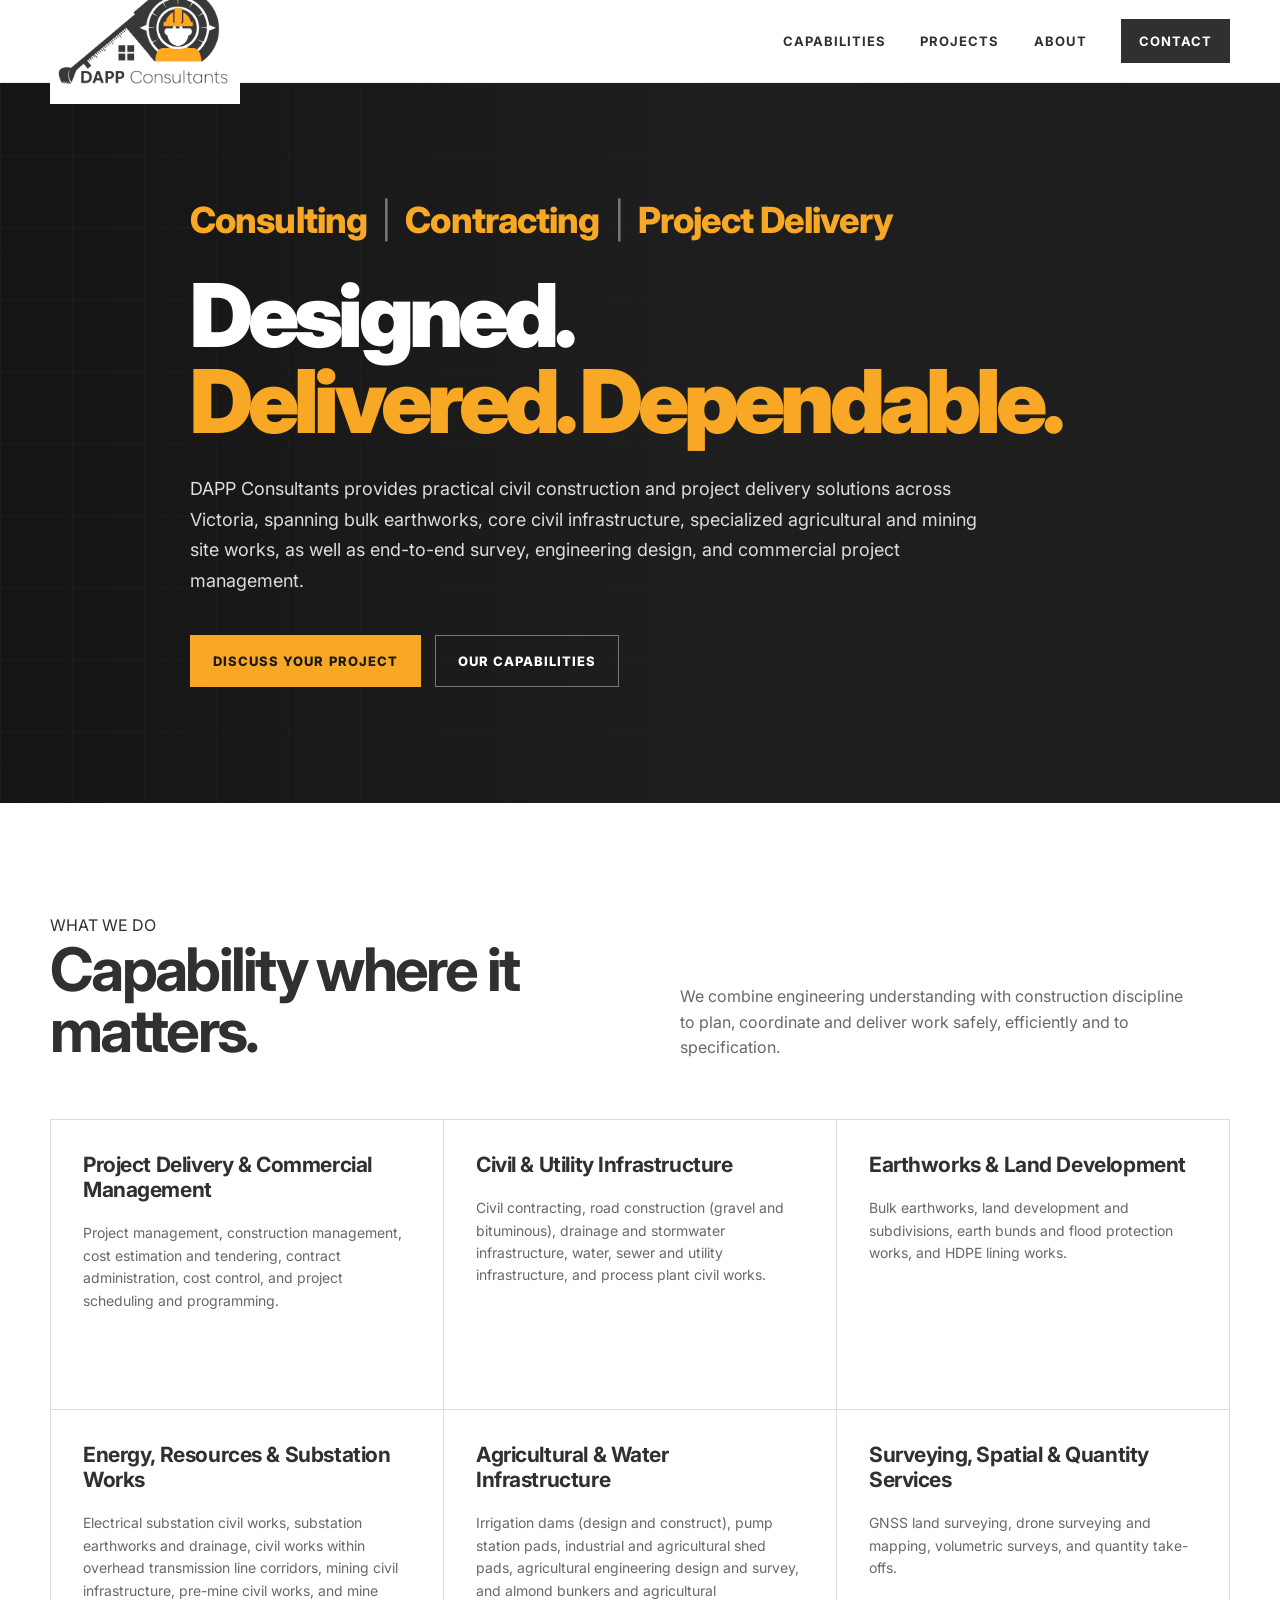
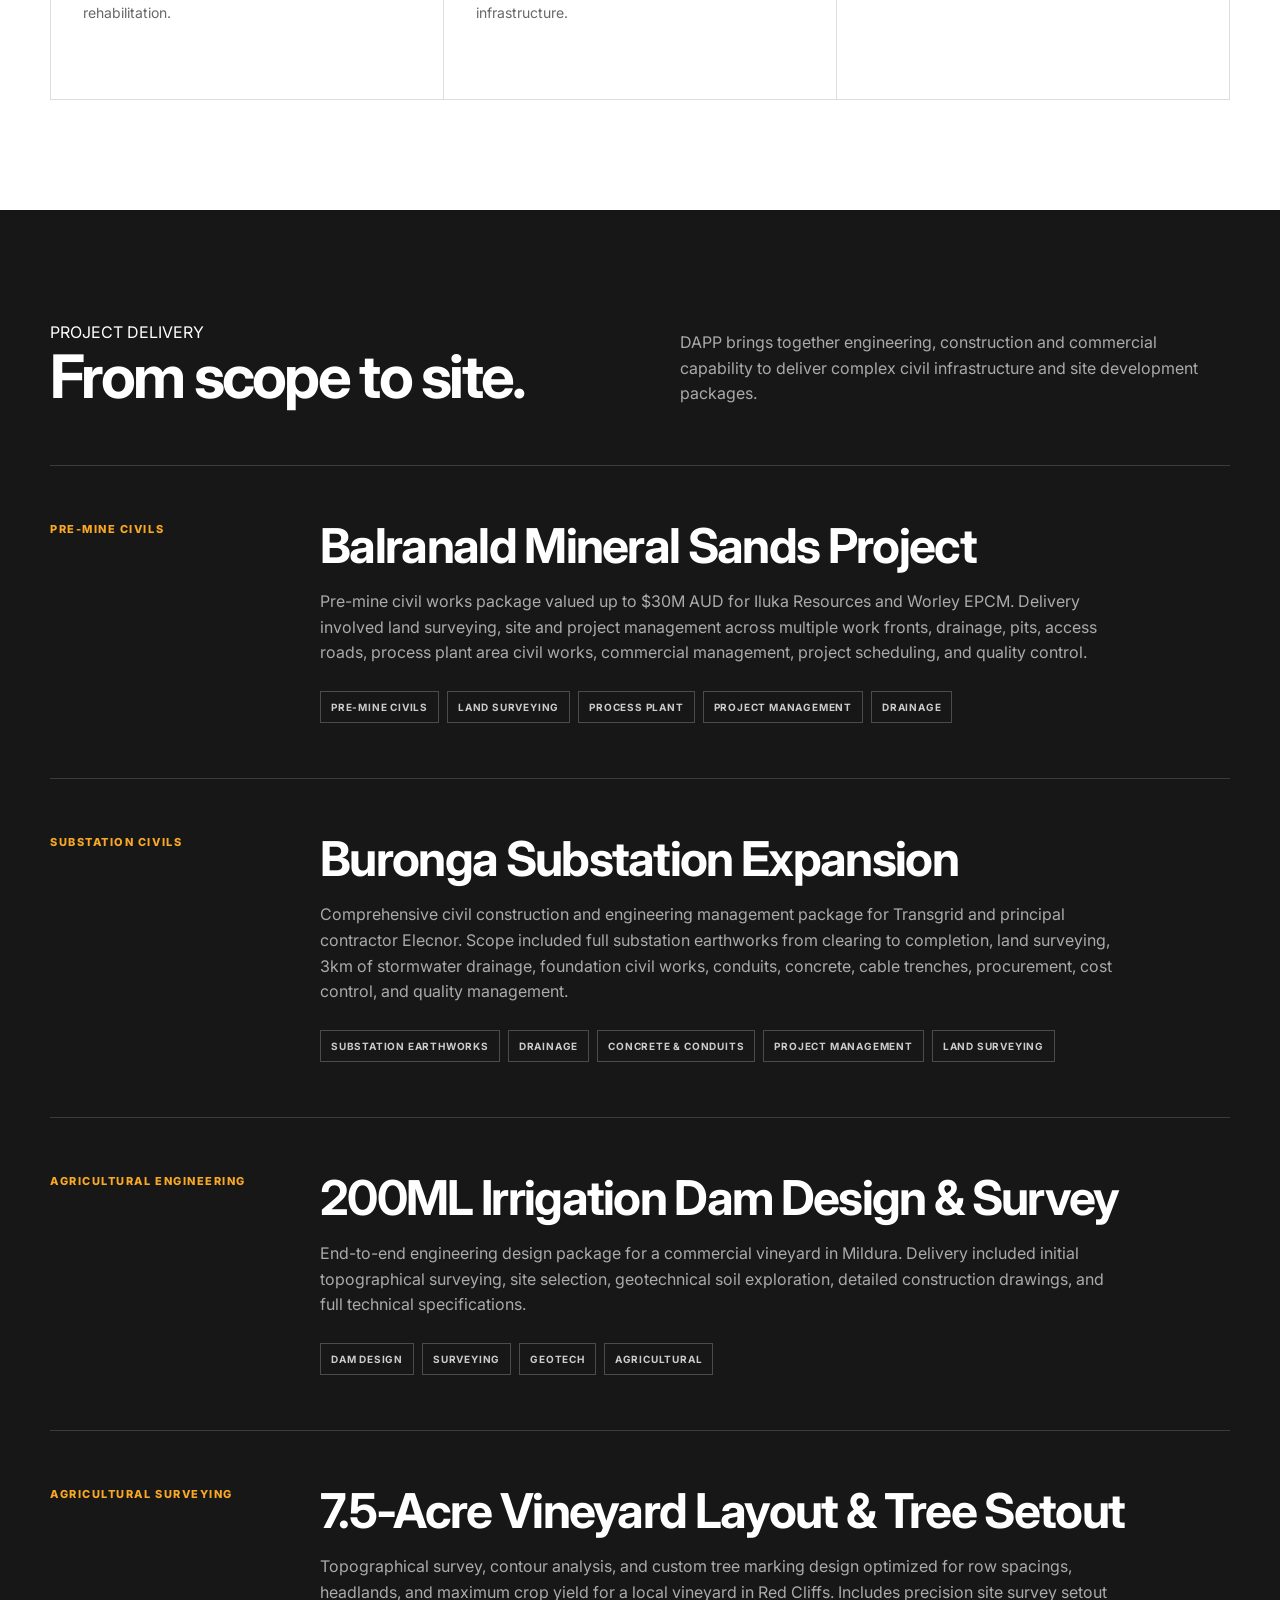
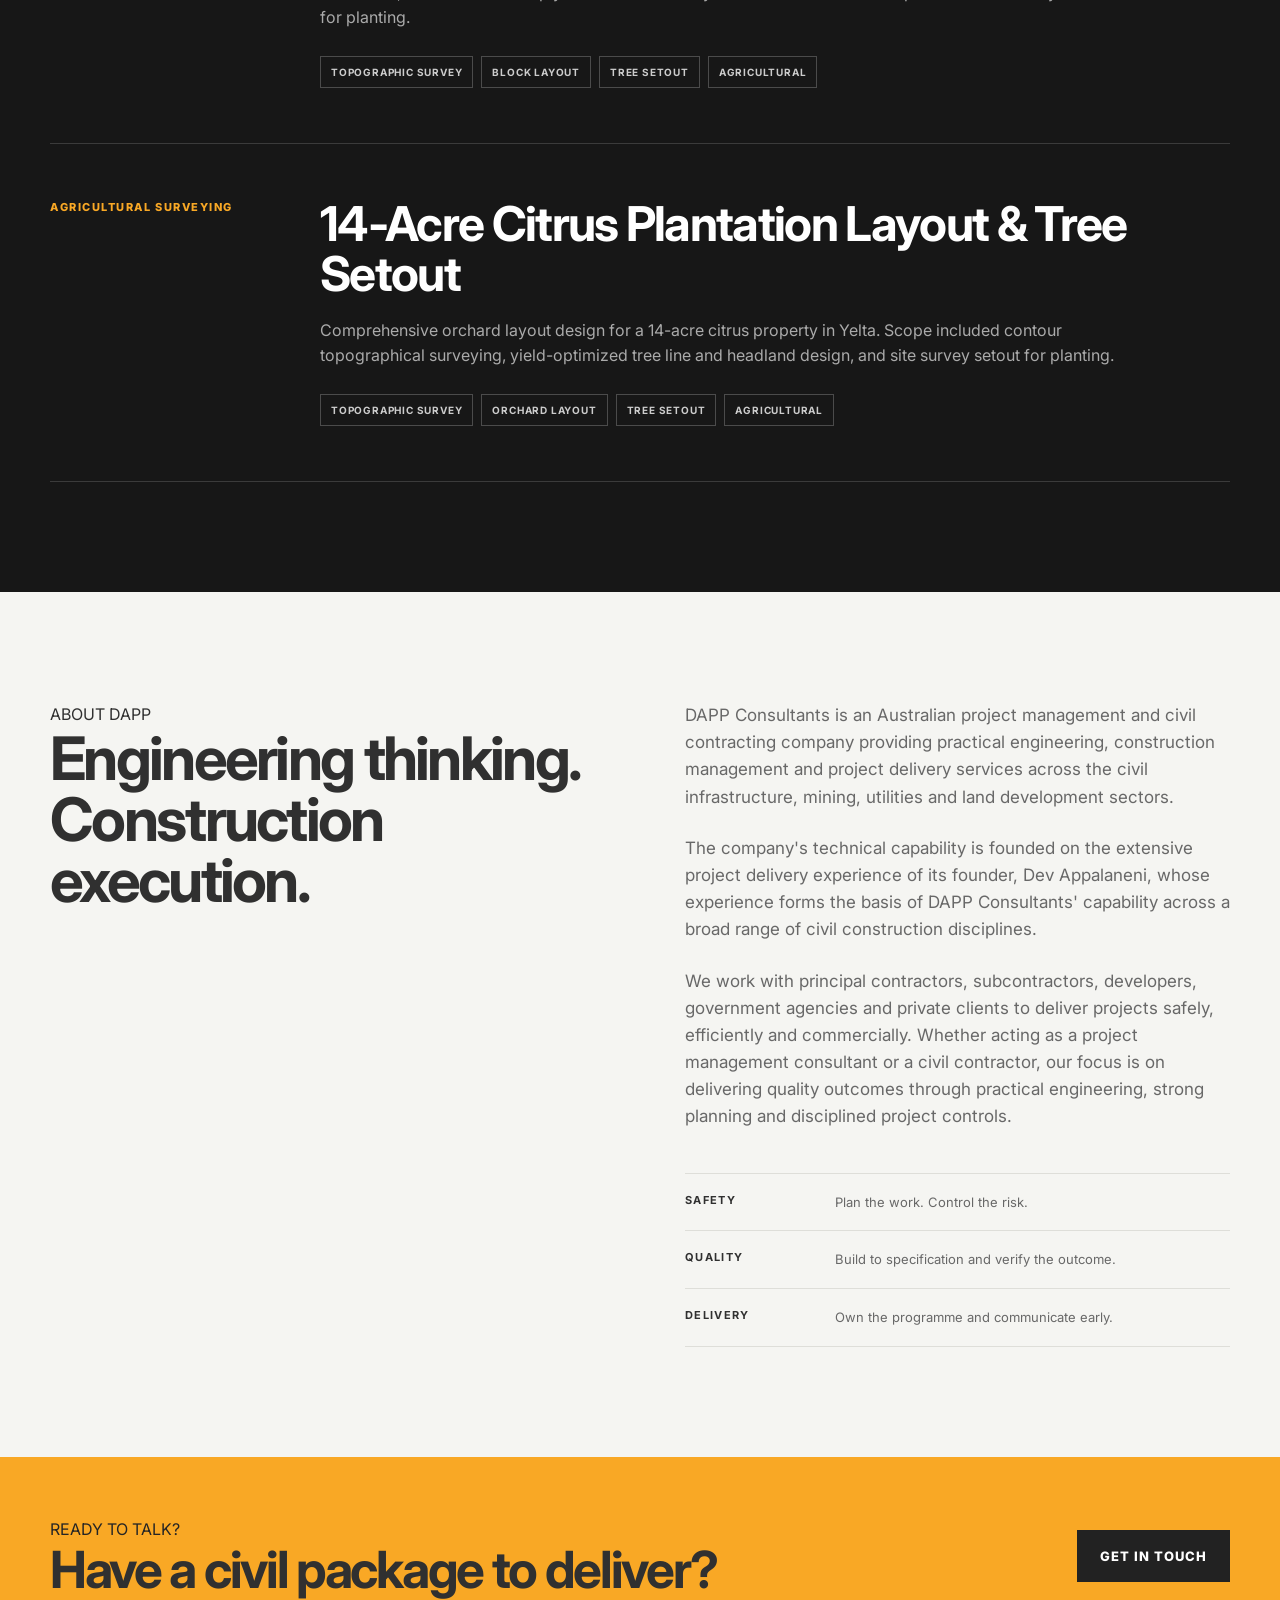
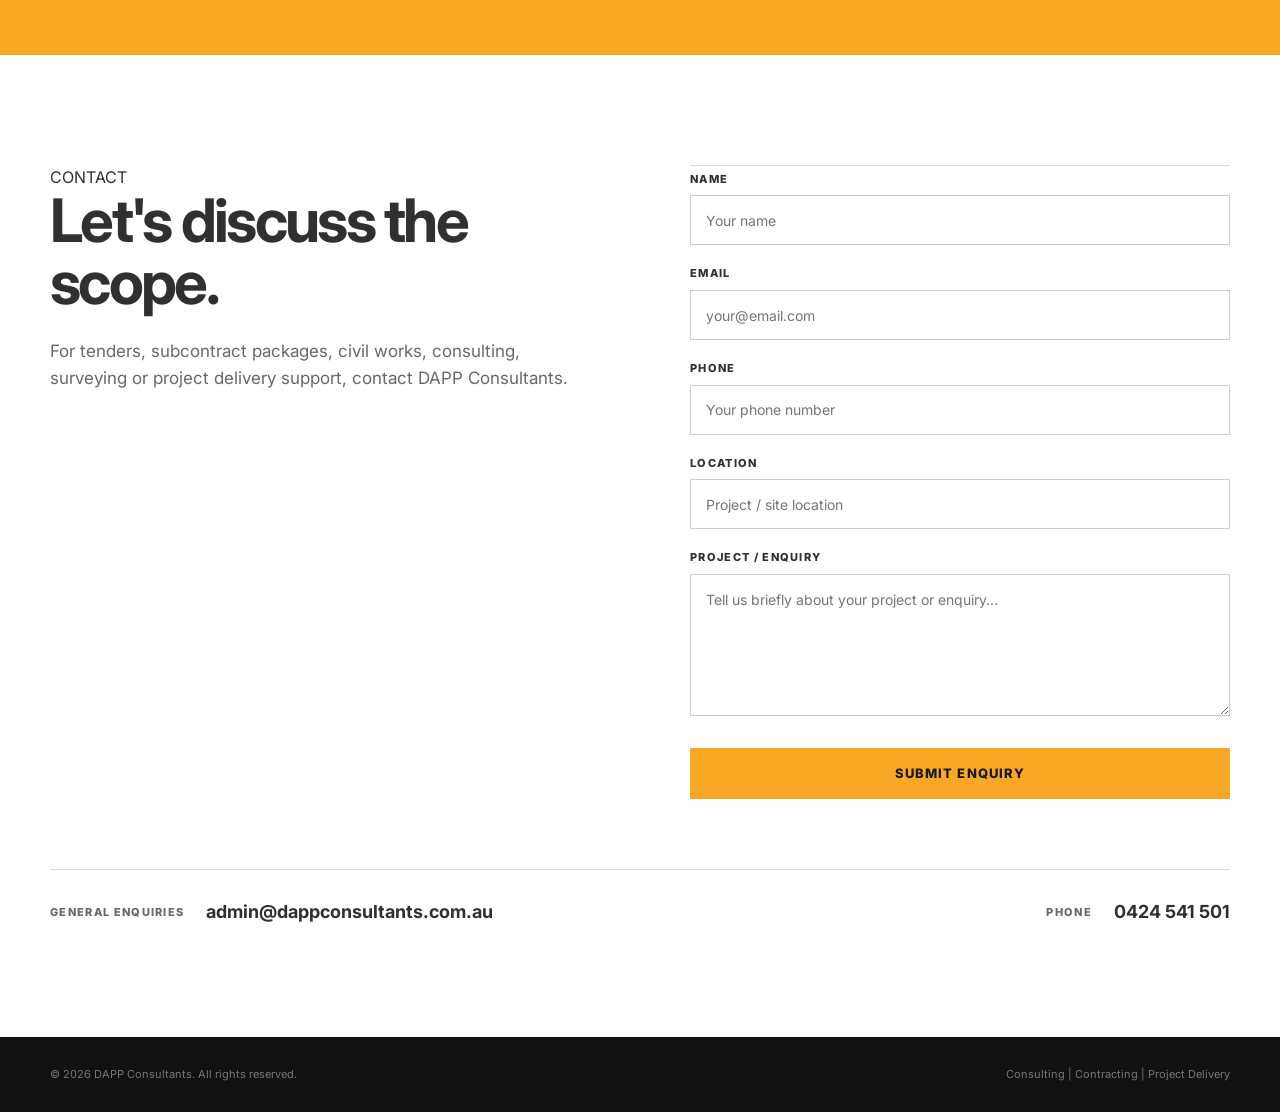
<file: index.html>
<!doctype html>
<html lang="en-AU">
<head>
  <meta charset="utf-8">
  <meta name="viewport" content="width=device-width, initial-scale=1">

  <title>DAPP Consultants | Civil Contractor & Project Delivery Victoria</title>

  <meta
    name="description"
    content="DAPP Consultants provides civil contracting, project management, earthworks, infrastructure, mining, utilities, agricultural engineering and surveying services across Victoria."
  >

  <meta name="robots" content="index, follow">

  <link
    rel="canonical"
    href="https://dappconsultants.com.au/"
  >

  <meta name="theme-color" content="#262626">

  <meta
    property="og:title"
    content="DAPP Consultants | Civil Contractor & Project Delivery Victoria"
  >

  <meta
    property="og:description"
    content="Civil contracting, engineering, project management, earthworks, infrastructure and surveying services across Victoria."
  >

  <meta
    property="og:url"
    content="https://dappconsultants.com.au/"
  >

  <meta
    property="og:type"
    content="website"
  >

  <meta
    property="og:site_name"
    content="DAPP Consultants"
  >

  <link
    rel="icon"
    type="image/png"
    href="./assets/dapp-logo.png"
  >

  <!-- Business structured data -->
  <script type="application/ld+json">
  {
    "@context": "https://schema.org",
    "@type": "Organization",
    "name": "DAPP Consultants",
    "url": "https://dappconsultants.com.au/",
    "logo": "https://dappconsultants.com.au/assets/dapp-logo.png",
    "email": "admin@dappconsultants.com.au",
    "telephone": "+61424541501",
    "description": "Australian project management and civil contracting company providing practical engineering, construction management and project delivery services across civil infrastructure, mining, utilities and land development.",
    "areaServed": {
      "@type": "State",
      "name": "Victoria"
    },
    "sameAs": []
  }
  </script>

  <link rel="stylesheet" href="./styles.css">
</head>

<body>

  <!-- HEADER -->
  <header class="site-header">
    <div class="container nav-wrap">

      <a class="brand" href="#top" aria-label="DAPP Consultants home">
        <img
          src="./assets/dapp-logo.png"
          alt="DAPP Consultants logo"
        >
      </a>

      <button
        class="menu-toggle"
        aria-label="Open navigation"
        aria-expanded="false"
        type="button"
      >
        ☰
      </button>

      <nav class="nav" aria-label="Main navigation">
        <a href="#capabilities">Capabilities</a>
        <a href="#projects">Projects</a>
        <a href="#about">About</a>
        <a href="#contact" class="nav-cta">Contact</a>
      </nav>

    </div>
  </header>


  <main id="top">

    <!-- HERO -->
    <section class="hero">

      <div class="hero-grid"></div>

      <div class="container hero-content">

        <div class="hero-pillars">
          Consulting <span>|</span> Contracting <span>|</span> Project Delivery
        </div>

        <h1>
          Designed.<br>
          <span>Delivered. Dependable.</span>
        </h1>

        <p class="hero-copy">
          DAPP Consultants provides practical civil construction and project
          delivery solutions across Victoria, spanning bulk earthworks, core
          civil infrastructure, specialized agricultural and mining site works,
          as well as end-to-end survey, engineering design, and commercial
          project management.
        </p>

        <div class="hero-actions">
          <a class="button button-primary" href="#contact">
            Discuss your project
          </a>

          <a class="button button-secondary" href="#capabilities">
            Our capabilities
          </a>
        </div>

      </div>

    </section>


    <!-- CAPABILITIES -->
    <section id="capabilities" class="section">

      <div class="container">

        <div class="section-intro">

          <div>
            <div class="eyebrow">WHAT WE DO</div>
            <h2>Capability where it matters.</h2>
          </div>

          <p>
            We combine engineering understanding with construction discipline
            to plan, coordinate and deliver work safely, efficiently and to
            specification.
          </p>

        </div>


        <div class="capability-grid">

          <article class="capability-card">
            <h3>Project Delivery &amp; Commercial Management</h3>
            <p>
              Project management, construction management, cost estimation and
              tendering, contract administration, cost control, and project
              scheduling and programming.
            </p>
          </article>


          <article class="capability-card">
            <h3>Civil &amp; Utility Infrastructure</h3>
            <p>
              Civil contracting, road construction (gravel and bituminous),
              drainage and stormwater infrastructure, water, sewer and utility
              infrastructure, and process plant civil works.
            </p>
          </article>


          <article class="capability-card">
            <h3>Earthworks &amp; Land Development</h3>
            <p>
              Bulk earthworks, land development and subdivisions, earth bunds
              and flood protection works, and HDPE lining works.
            </p>
          </article>


          <article class="capability-card">
            <h3>Energy, Resources &amp; Substation Works</h3>
            <p>
              Electrical substation civil works, substation earthworks and
              drainage, civil works within overhead transmission line
              corridors, mining civil infrastructure, pre-mine civil works,
              and mine rehabilitation.
            </p>
          </article>


          <article class="capability-card">
            <h3>Agricultural &amp; Water Infrastructure</h3>
            <p>
              Irrigation dams (design and construct), pump station pads,
              industrial and agricultural shed pads, agricultural engineering
              design and survey, and almond bunkers and agricultural
              infrastructure.
            </p>
          </article>


          <article class="capability-card">
            <h3>Surveying, Spatial &amp; Quantity Services</h3>
            <p>
              GNSS land surveying, drone surveying and mapping, volumetric
              surveys, and quantity take-offs.
            </p>
          </article>

        </div>

      </div>

    </section>


    <!-- PROJECTS -->
    <section id="projects" class="section section-dark">

      <div class="container">

        <div class="section-intro light">

          <div>
            <div class="eyebrow">PROJECT DELIVERY</div>
            <h2>From scope to site.</h2>
          </div>

          <p>
            DAPP brings together engineering, construction and commercial
            capability to deliver complex civil infrastructure and site
            development packages.
          </p>

        </div>


        <!-- PROJECT 1 -->
        <div class="project-feature">

          <div>
            <div class="project-category">
              PRE-MINE CIVILS
            </div>
          </div>

          <div>

            <h3>Balranald Mineral Sands Project</h3>

            <p>
              Pre-mine civil works package valued up to $30M AUD for Iluka
              Resources and Worley EPCM. Delivery involved land surveying,
              site and project management across multiple work fronts,
              drainage, pits, access roads, process plant area civil works,
              commercial management, project scheduling, and quality control.
            </p>

            <div class="tag-row">
              <span>PRE-MINE CIVILS</span>
              <span>LAND SURVEYING</span>
              <span>PROCESS PLANT</span>
              <span>PROJECT MANAGEMENT</span>
              <span>DRAINAGE</span>
            </div>

          </div>

        </div>


        <!-- PROJECT 2 -->
        <div class="project-feature">

          <div>
            <div class="project-category">
              SUBSTATION CIVILS
            </div>
          </div>

          <div>

            <h3>Buronga Substation Expansion</h3>

            <p>
              Comprehensive civil construction and engineering management
              package for Transgrid and principal contractor Elecnor. Scope
              included full substation earthworks from clearing to completion,
              land surveying, 3km of stormwater drainage, foundation civil
              works, conduits, concrete, cable trenches, procurement, cost
              control, and quality management.
            </p>

            <div class="tag-row">
              <span>SUBSTATION EARTHWORKS</span>
              <span>DRAINAGE</span>
              <span>CONCRETE &amp; CONDUITS</span>
              <span>PROJECT MANAGEMENT</span>
              <span>LAND SURVEYING</span>
            </div>

          </div>

        </div>


        <!-- PROJECT 3 -->
        <div class="project-feature">

          <div>
            <div class="project-category">
              AGRICULTURAL ENGINEERING
            </div>
          </div>

          <div>

            <h3>200ML Irrigation Dam Design &amp; Survey</h3>

            <p>
              End-to-end engineering design package for a commercial vineyard
              in Mildura. Delivery included initial topographical surveying,
              site selection, geotechnical soil exploration, detailed
              construction drawings, and full technical specifications.
            </p>

            <div class="tag-row">
              <span>DAM DESIGN</span>
              <span>SURVEYING</span>
              <span>GEOTECH</span>
              <span>AGRICULTURAL</span>
            </div>

          </div>

        </div>


        <!-- PROJECT 4 -->
        <div class="project-feature">

          <div>
            <div class="project-category">
              AGRICULTURAL SURVEYING
            </div>
          </div>

          <div>

            <h3>7.5-Acre Vineyard Layout &amp; Tree Setout</h3>

            <p>
              Topographical survey, contour analysis, and custom tree marking
              design optimized for row spacings, headlands, and maximum crop
              yield for a local vineyard in Red Cliffs. Includes precision
              site survey setout for planting.
            </p>

            <div class="tag-row">
              <span>TOPOGRAPHIC SURVEY</span>
              <span>BLOCK LAYOUT</span>
              <span>TREE SETOUT</span>
              <span>AGRICULTURAL</span>
            </div>

          </div>

        </div>


        <!-- PROJECT 5 -->
        <div class="project-feature">

          <div>
            <div class="project-category">
              AGRICULTURAL SURVEYING
            </div>
          </div>

          <div>

            <h3>14-Acre Citrus Plantation Layout &amp; Tree Setout</h3>

            <p>
              Comprehensive orchard layout design for a 14-acre citrus
              property in Yelta. Scope included contour topographical
              surveying, yield-optimized tree line and headland design,
              and site survey setout for planting.
            </p>

            <div class="tag-row">
              <span>TOPOGRAPHIC SURVEY</span>
              <span>ORCHARD LAYOUT</span>
              <span>TREE SETOUT</span>
              <span>AGRICULTURAL</span>
            </div>

          </div>

        </div>

      </div>

    </section>


    <!-- ABOUT -->
    <section id="about" class="section about">

      <div class="container about-grid">

        <div>

          <div class="eyebrow">ABOUT DAPP</div>

          <h2>
            Engineering thinking.<br>
            Construction execution.
          </h2>

        </div>


        <div class="about-copy">

          <p>
            DAPP Consultants is an Australian project management and civil
            contracting company providing practical engineering, construction
            management and project delivery services across the civil
            infrastructure, mining, utilities and land development sectors.
          </p>

          <p>
            The company's technical capability is founded on the extensive
            project delivery experience of its founder, Dev Appalaneni, whose
            experience forms the basis of DAPP Consultants' capability across
            a broad range of civil construction disciplines.
          </p>

          <p>
            We work with principal contractors, subcontractors, developers,
            government agencies and private clients to deliver projects safely,
            efficiently and commercially. Whether acting as a project
            management consultant or a civil contractor, our focus is on
            delivering quality outcomes through practical engineering, strong
            planning and disciplined project controls.
          </p>


          <div class="principles">

            <div>
              <strong>SAFETY</strong>
              <span>Plan the work. Control the risk.</span>
            </div>

            <div>
              <strong>QUALITY</strong>
              <span>
                Build to specification and verify the outcome.
              </span>
            </div>

            <div>
              <strong>DELIVERY</strong>
              <span>
                Own the programme and communicate early.
              </span>
            </div>

          </div>

        </div>

      </div>

    </section>


    <!-- CTA -->
    <section class="cta">

      <div class="container cta-inner">

        <div>

          <div class="eyebrow">READY TO TALK?</div>

          <h2>
            Have a civil package to deliver?
          </h2>

        </div>

        <a class="button button-primary" href="#contact">
          Get in touch
        </a>

      </div>

    </section>


    <!-- CONTACT -->
    <section id="contact" class="section contact">

      <div class="container contact-grid">

        <div>

          <div class="eyebrow">CONTACT</div>

          <h2>
            Let's discuss the scope.
          </h2>

          <p>
            For tenders, subcontract packages, civil works, consulting,
            surveying or project delivery support, contact DAPP Consultants.
          </p>

        </div>


        <!-- CONTACT FORM -->
        <div class="contact-form-panel">

          <form
            class="contact-form"
            action="mailto:admin@dappconsultants.com.au"
            method="post"
            enctype="text/plain"
          >

            <div class="form-group">
              <label for="name">Name</label>

              <input
                type="text"
                id="name"
                name="Name"
                placeholder="Your name"
                required
              >
            </div>


            <div class="form-group">
              <label for="email">Email</label>

              <input
                type="email"
                id="email"
                name="Email"
                placeholder="your@email.com"
                required
              >
            </div>


            <div class="form-group">
              <label for="phone">Phone</label>

              <input
                type="tel"
                id="phone"
                name="Phone"
                placeholder="Your phone number"
              >
            </div>


            <div class="form-group">
              <label for="location">Location</label>

              <input
                type="text"
                id="location"
                name="Location"
                placeholder="Project / site location"
              >
            </div>


            <div class="form-group">
              <label for="message">Project / Enquiry</label>

              <textarea
                id="message"
                name="Message"
                rows="5"
                placeholder="Tell us briefly about your project or enquiry..."
                required
              ></textarea>
            </div>


            <button
              type="submit"
              class="button button-primary form-submit"
            >
              Submit Enquiry
            </button>

          </form>

        </div>

      </div>


      <!-- COMPANY CONTACT DETAILS -->
      <div class="container company-contact">

        <div class="company-contact-item">
          <span>GENERAL ENQUIRIES</span>

          <a href="mailto:admin@dappconsultants.com.au">
            admin@dappconsultants.com.au
          </a>
        </div>

        <div class="company-contact-item">
          <span>PHONE</span>

          <a href="tel:0424541501">
            0424 541 501
          </a>
        </div>

      </div>

    </section>

  </main>


  <!-- FOOTER -->
  <footer>

    <div class="container footer-inner">

      <span>
        © 2026 DAPP Consultants. All rights reserved.
      </span>

      <span>
        Consulting | Contracting | Project Delivery
      </span>

    </div>

  </footer>


  <script src="./script.js"></script>

</body>
</html>
</file>
<file: styles.css>
@import url('https://fonts.googleapis.com/css2?family=Inter:wght@400;500;600;700;800;900&display=swap');

:root {
  --charcoal: #303030;
  --black: #171717;
  --orange: #f9a825;
  --orange-dark: #dc8c00;
  --white: #ffffff;
  --offwhite: #f5f5f2;
  --line: #deded9;
  --muted: #686868;
  --max: 1180px;
}

* {
  box-sizing: border-box;
}

html {
  scroll-behavior: smooth;
}

body {
  margin: 0;
  font-family: Inter, Arial, sans-serif;
  color: var(--charcoal);
  background: var(--white);
  line-height: 1.6;
}

a {
  color: inherit;
  text-decoration: none;
}

button,
input,
textarea {
  font: inherit;
}

.container {
  width: min(calc(100% - 48px), var(--max));
  margin: 0 auto;
}


/* =========================
   HEADER
========================= */

.site-header {
  position: sticky;
  top: 0;
  z-index: 20;
  background: rgba(255,255,255,.96);
  border-bottom: 1px solid rgba(0,0,0,.08);
  backdrop-filter: blur(12px);
}

.nav-wrap {
  height: 82px;
  display: flex;
  align-items: center;
  justify-content: space-between;
}

.brand img {
  width: 190px;
  height: auto;
  display: block;
}

.nav {
  display: flex;
  gap: 34px;
  align-items: center;
  font-size: 13px;
  font-weight: 700;
  text-transform: uppercase;
  letter-spacing: .08em;
}

.nav a {
  transition: color .2s ease;
}

.nav a:hover {
  color: var(--orange-dark);
}

.nav-cta {
  padding: 12px 18px;
  background: var(--charcoal);
  color: #fff;
}

.nav-cta:hover {
  color: #fff !important;
  background: var(--orange-dark);
}

.menu-toggle {
  display: none;
  border: 0;
  background: none;
  font-size: 28px;
  cursor: pointer;
}


/* =========================
   HERO
========================= */

.hero {
  position: relative;
  min-height: 720px;
  display: flex;
  align-items: center;
  overflow: hidden;

  background:
    linear-gradient(
      90deg,
      rgba(20,20,20,.97) 0%,
      rgba(30,30,30,.94) 55%,
      rgba(30,30,30,.90) 100%
    ),
    #222;

  color: #fff;
}

.hero-grid {
  position: absolute;
  inset: 0;
  opacity: .16;

  background-image:
    linear-gradient(
      rgba(255,255,255,.18) 1px,
      transparent 1px
    ),
    linear-gradient(
      90deg,
      rgba(255,255,255,.18) 1px,
      transparent 1px
    );

  background-size: 72px 72px;

  mask-image:
    linear-gradient(
      90deg,
      black,
      transparent 78%
    );
}

.hero-content {
  position: relative;
  z-index: 2;
  max-width: 900px;
  padding: 90px 0;
}


/* THREE PILLARS */

.hero-pillars {
  color: var(--orange);
  font-size: clamp(26px, 3vw, 36px);
  line-height: 1.2;
  font-weight: 800;
  letter-spacing: -.025em;
  margin-bottom: 30px;
}

.hero-pillars span {
  color: #777;
  font-weight: 400;
  padding: 0 8px;
}


/* TAGLINE */

.hero h1 {
  font-size: clamp(48px, 7vw, 88px);
  line-height: .98;
  letter-spacing: -.055em;
  margin: 0 0 30px;
  font-weight: 900;
}

.hero h1 span {
  color: var(--orange);
}

.hero-copy {
  max-width: 820px;
  font-size: 18px;
  line-height: 1.7;
  color: #ddd;
  margin: 0 0 38px;
}

.hero-actions {
  display: flex;
  gap: 14px;
  flex-wrap: wrap;
}

.button {
  display: inline-flex;
  align-items: center;
  justify-content: center;
  padding: 15px 22px;
  font-weight: 800;
  font-size: 13px;
  text-transform: uppercase;
  letter-spacing: .08em;
  border: 1px solid transparent;
  transition: .2s ease;
  cursor: pointer;
}

.button-primary {
  background: var(--orange);
  color: #191919;
}

.button-primary:hover {
  background: #fff;
  transform: translateY(-2px);
}

.button-secondary {
  border-color: #777;
  color: #fff;
}

.button-secondary:hover {
  border-color: #fff;
}


/* =========================
   GENERAL SECTIONS
========================= */

.section {
  padding: 110px 0;
}

.section-intro {
  display: grid;
  grid-template-columns: 1fr 1fr;
  gap: 80px;
  align-items: end;
  margin-bottom: 58px;
}

.section-intro h2,
.about h2,
.contact h2,
.cta h2 {
  font-size: clamp(38px, 5vw, 60px);
  line-height: 1.02;
  letter-spacing: -.045em;
  margin: 0;
}

.section-intro > p {
  color: var(--muted);
  font-size: 16px;
  max-width: 520px;
  margin: 0;
}


/* =========================
   CAPABILITIES
========================= */

.capability-grid {
  display: grid;
  grid-template-columns: repeat(3, 1fr);
  border-top: 1px solid var(--line);
  border-left: 1px solid var(--line);
}

.capability-card {
  min-height: 290px;
  padding: 32px;
  border-right: 1px solid var(--line);
  border-bottom: 1px solid var(--line);
  display: flex;
  flex-direction: column;
}

.capability-card h3 {
  font-size: 21px;
  line-height: 1.2;
  margin: 0 0 20px;
  letter-spacing: -.02em;
}

.capability-card p {
  color: var(--muted);
  font-size: 14px;
  margin: 0;
}


/* =========================
   PROJECTS
========================= */

.section-dark {
  background: var(--black);
  color: #fff;
}

.light > p {
  color: #aaa;
}

.project-feature {
  border-top: 1px solid #3b3b3b;
  padding: 55px 0;
  display: grid;
  grid-template-columns: 220px 1fr;
  gap: 50px;
}

.project-feature:last-child {
  border-bottom: 1px solid #3b3b3b;
}

.project-category {
  color: var(--orange);
  font-size: 11px;
  font-weight: 800;
  letter-spacing: .14em;
  line-height: 1.5;
}

.project-feature h3 {
  font-size: clamp(28px, 4vw, 48px);
  line-height: 1.05;
  letter-spacing: -.035em;
  margin: 0 0 18px;
}

.project-feature p {
  color: #aaa;
  max-width: 800px;
  margin: 0 0 25px;
}

.tag-row {
  display: flex;
  gap: 8px;
  flex-wrap: wrap;
}

.tag-row span {
  border: 1px solid #4b4b4b;
  padding: 7px 10px;
  color: #ccc;
  font-size: 10px;
  font-weight: 700;
  letter-spacing: .08em;
  text-transform: uppercase;
}


/* =========================
   ABOUT
========================= */

.about {
  background: var(--offwhite);
}

.about-grid {
  display: grid;
  grid-template-columns: 1fr 1fr;
  gap: 90px;
}

.about-copy > p {
  color: var(--muted);
  font-size: 17px;
  margin-top: 0;
  margin-bottom: 24px;
}

.principles {
  margin-top: 42px;
  border-top: 1px solid var(--line);
}

.principles div {
  padding: 18px 0;
  border-bottom: 1px solid var(--line);
  display: grid;
  grid-template-columns: 130px 1fr;
  gap: 20px;
}

.principles strong {
  font-size: 11px;
  letter-spacing: .12em;
}

.principles span {
  color: var(--muted);
  font-size: 13px;
}


/* =========================
   CTA
========================= */

.cta {
  background: var(--orange);
  padding: 60px 0;
}

.cta .eyebrow {
  color: #252525;
}

.cta-inner {
  display: flex;
  align-items: center;
  justify-content: space-between;
  gap: 30px;
}

.cta h2 {
  font-size: clamp(34px,4vw,52px);
}

.cta .button-primary {
  background: #222;
  color: #fff;
}

.cta .button-primary:hover {
  background: #fff;
  color: #222;
}


/* =========================
   CONTACT
========================= */

.contact-grid {
  display: grid;
  grid-template-columns: 1fr 1fr;
  gap: 100px;
}

.contact p {
  max-width: 520px;
  color: var(--muted);
  font-size: 17px;
  margin-top: 25px;
}


/* CONTACT FORM */

.contact-form-panel {
  border-top: 1px solid var(--line);
  padding-top: 5px;
}

.contact-form {
  width: 100%;
}

.form-group {
  margin-bottom: 20px;
}

.form-group label {
  display: block;
  margin-bottom: 7px;
  color: var(--charcoal);
  font-size: 11px;
  font-weight: 800;
  letter-spacing: .12em;
  text-transform: uppercase;
}

.form-group input,
.form-group textarea {
  width: 100%;
  border: 1px solid #cfcfc9;
  background: #fff;
  color: var(--charcoal);
  padding: 14px 15px;
  font-size: 14px;
  outline: none;
  transition: border-color .2s ease, box-shadow .2s ease;
}

.form-group input {
  height: 50px;
}

.form-group textarea {
  resize: vertical;
  min-height: 130px;
}

.form-group input:focus,
.form-group textarea:focus {
  border-color: var(--orange-dark);
  box-shadow: 0 0 0 2px rgba(249,168,37,.15);
}

.form-submit {
  border: 0;
  width: 100%;
  margin-top: 5px;
}


/* COMPANY CONTACT */

.company-contact {
  margin-top: 70px;
  padding-top: 28px;
  border-top: 1px solid var(--line);

  display: flex;
  justify-content: space-between;
  align-items: center;
  gap: 50px;
}

.company-contact-item {
  display: flex;
  align-items: center;
  gap: 22px;
}

.company-contact-item span {
  color: var(--muted);
  font-size: 11px;
  font-weight: 800;
  letter-spacing: .12em;
  text-transform: uppercase;
  white-space: nowrap;
}

.company-contact-item a {
  font-size: 18px;
  font-weight: 700;
}

.company-contact-item a:hover {
  color: var(--orange-dark);
}


/* =========================
   FOOTER
========================= */

footer {
  background: #111;
  color: #777;
  font-size: 11px;
}

.footer-inner {
  min-height: 75px;
  display: flex;
  justify-content: space-between;
  align-items: center;
  gap: 20px;
}


/* =========================
   MOBILE
========================= */

@media (max-width: 800px) {

  .container {
    width: min(calc(100% - 32px), var(--max));
  }

  .nav {
    display: none;
    position: absolute;
    top: 82px;
    left: 0;
    right: 0;
    background: #fff;
    padding: 20px 24px;
    flex-direction: column;
    align-items: stretch;
    gap: 0;
    border-bottom: 1px solid #ddd;
  }

  .nav.open {
    display: flex;
  }

  .nav a {
    padding: 15px 0;
  }

  .nav-cta {
    text-align: center;
  }

  .menu-toggle {
    display: block;
  }


  .hero {
    min-height: 680px;

    background:
      linear-gradient(
        90deg,
        rgba(20,20,20,.97),
        rgba(20,20,20,.94)
      ),
      #222;
  }

  .hero-content {
    padding: 75px 0;
  }

  .hero-pillars {
    font-size: 23px;
    line-height: 1.35;
    margin-bottom: 25px;
  }

  .hero-pillars span {
    padding: 0 4px;
  }

  .hero h1 {
    font-size: clamp(44px, 13vw, 68px);
  }

  .hero-copy {
    font-size: 16px;
  }


  .section {
    padding: 80px 0;
  }

  .section-intro,
  .about-grid,
  .contact-grid {
    grid-template-columns: 1fr;
    gap: 35px;
  }


  .capability-grid {
    grid-template-columns: 1fr;
  }

  .capability-card {
    min-height: auto;
  }


  .project-feature {
    grid-template-columns: 1fr;
    gap: 15px;
  }


  .cta-inner {
    align-items: flex-start;
    flex-direction: column;
  }


  .company-contact {
    align-items: flex-start;
    flex-direction: column;
    gap: 22px;
  }

  .company-contact-item {
    align-items: flex-start;
    flex-direction: column;
    gap: 5px;
  }


  .footer-inner {
    padding: 20px 0;
    flex-direction: column;
    align-items: flex-start;
  }

}
</file>
